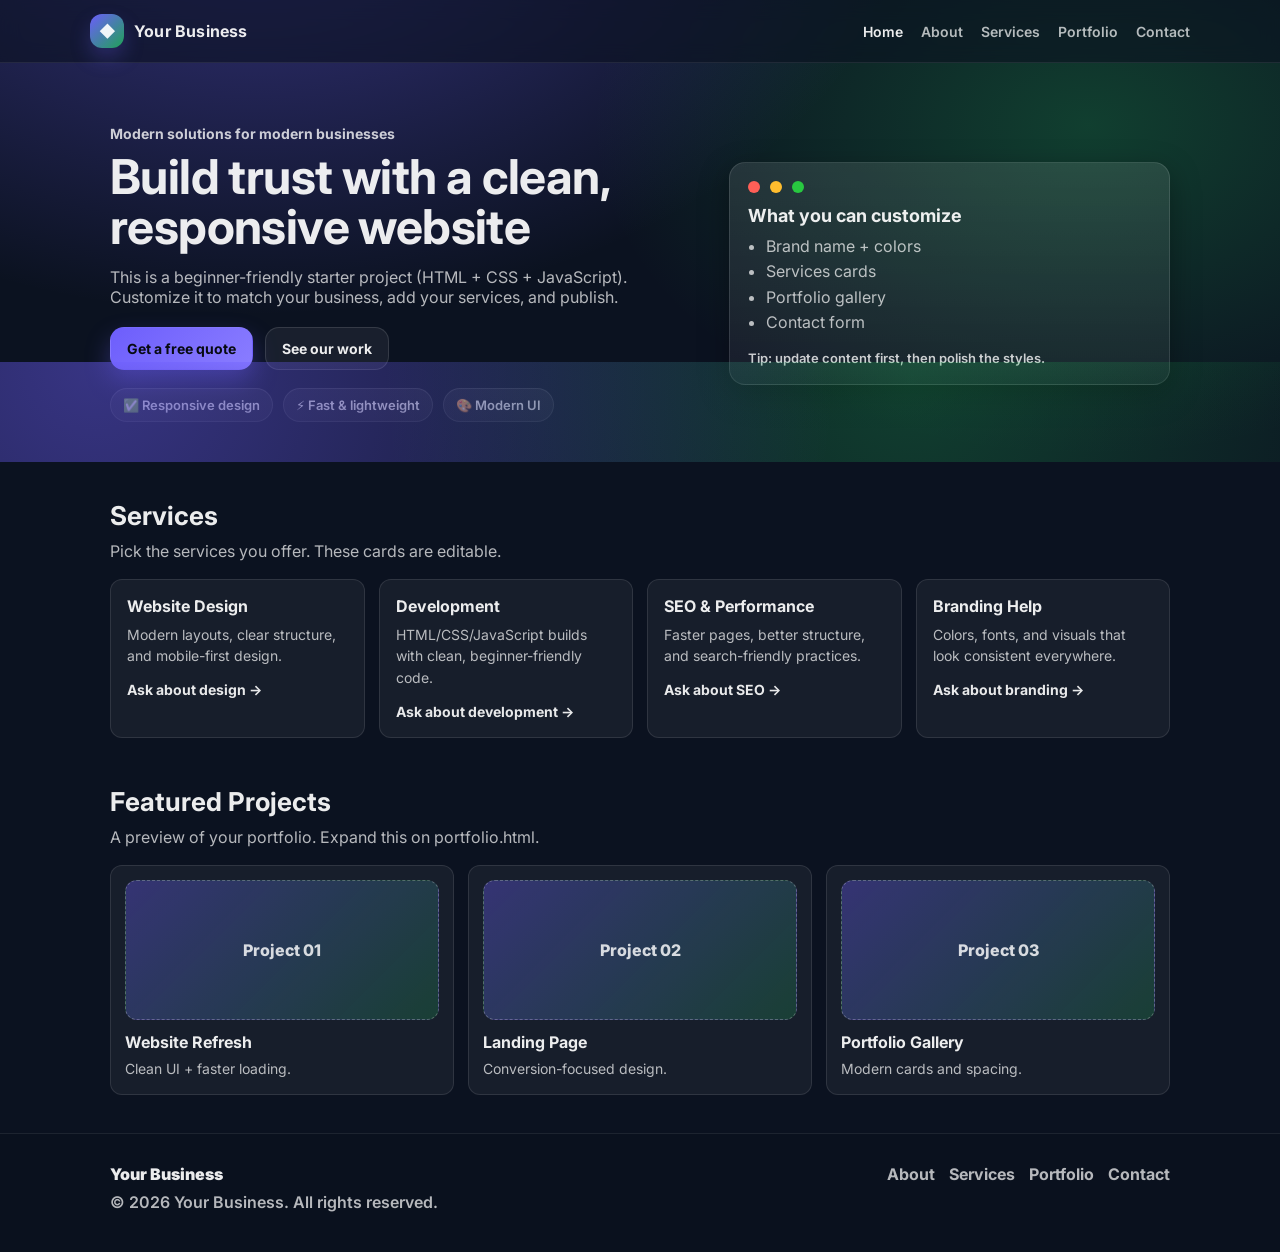
<file: index.html>
<!doctype html>
<html lang="en">
<head>
  <meta charset="utf-8" />
  <meta name="viewport" content="width=device-width, initial-scale=1" />
  <title>Your Business Name</title>
  <meta name="description" content="Modern, responsive business website starter." />

  <link rel="stylesheet" href="styles/styles.css" />
  <link rel="preconnect" href="https://fonts.googleapis.com" />
  <link rel="preconnect" href="https://fonts.gstatic.com" crossorigin />
  <link href="https://fonts.googleapis.com/css2?family=Inter:wght@400;600;700&display=swap" rel="stylesheet" />
</head>
<body>
  <a class="skip-link" href="#main">Skip to content</a>

  <header class="site-header" id="top">
    <div class="container header-inner">
      <a class="brand" href="index.html" aria-label="Go to home">
        <span class="brand-mark" aria-hidden="true">◆</span>
        <span class="brand-name">Your Business</span>
      </a>

      <button class="nav-toggle" type="button" aria-label="Open menu" aria-controls="primary-navigation" aria-expanded="false">
        <span class="nav-toggle-lines" aria-hidden="true"></span>
      </button>

      <nav class="primary-navigation" id="primary-navigation" aria-label="Primary navigation">
        <a href="index.html" class="nav-link" aria-current="page">Home</a>
        <a href="about.html" class="nav-link">About</a>
        <a href="#services" class="nav-link">Services</a>
        <a href="portfolio.html" class="nav-link">Portfolio</a>
        <a href="contact.html" class="nav-link">Contact</a>
      </nav>
    </div>
  </header>

  <main id="main">
    <!-- HERO -->
    <section class="hero" aria-label="Intro">
      <div class="container hero-grid">
        <div class="hero-content">
          <p class="eyebrow">Modern solutions for modern businesses</p>
          <h1 class="hero-title">Build trust with a clean, responsive website</h1>
          <p class="hero-subtitle">
            This is a beginner-friendly starter project (HTML + CSS + JavaScript). Customize it to match your
            business, add your services, and publish.
          </p>

          <div class="hero-actions">
            <a class="btn btn-primary" href="contact.html">Get a free quote</a>
            <a class="btn btn-secondary" href="portfolio.html">See our work</a>
          </div>

          <div class="hero-badges" role="list" aria-label="Highlights">
            <div class="badge" role="listitem">✅ Responsive design</div>
            <div class="badge" role="listitem">⚡ Fast & lightweight</div>
            <div class="badge" role="listitem">🎨 Modern UI</div>
          </div>
        </div>

        <div class="hero-card" aria-hidden="true">
          <div class="hero-card-inner">
            <div class="hero-card-top">
              <div class="dot dot-red"></div>
              <div class="dot dot-yellow"></div>
              <div class="dot dot-green"></div>
            </div>
            <h2 class="hero-card-title">What you can customize</h2>
            <ul class="hero-card-list">
              <li>Brand name + colors</li>
              <li>Services cards</li>
              <li>Portfolio gallery</li>
              <li>Contact form</li>
            </ul>
            <p class="hero-card-note">Tip: update content first, then polish the styles.</p>
          </div>
        </div>
      </div>

      <div class="hero-wave" aria-hidden="true"></div>
    </section>

    <!-- SERVICES -->
    <section class="section" id="services" aria-label="Services">
      <div class="container">
        <div class="section-header">
          <h2 class="section-title">Services</h2>
          <p class="section-subtitle">Pick the services you offer. These cards are editable.</p>
        </div>

        <div class="cards-grid">
          <article class="card">
            <h3 class="card-title">Website Design</h3>
            <p class="card-text">Modern layouts, clear structure, and mobile-first design.</p>
            <a class="card-link" href="contact.html">Ask about design →</a>
          </article>

          <article class="card">
            <h3 class="card-title">Development</h3>
            <p class="card-text">HTML/CSS/JavaScript builds with clean, beginner-friendly code.</p>
            <a class="card-link" href="contact.html">Ask about development →</a>
          </article>

          <article class="card">
            <h3 class="card-title">SEO & Performance</h3>
            <p class="card-text">Faster pages, better structure, and search-friendly practices.</p>
            <a class="card-link" href="contact.html">Ask about SEO →</a>
          </article>

          <article class="card">
            <h3 class="card-title">Branding Help</h3>
            <p class="card-text">Colors, fonts, and visuals that look consistent everywhere.</p>
            <a class="card-link" href="contact.html">Ask about branding →</a>
          </article>
        </div>
      </div>
    </section>

    <!-- PORTFOLIO PREVIEW -->
    <section class="section section-alt" aria-label="Portfolio preview">
      <div class="container">
        <div class="section-header">
          <h2 class="section-title">Featured Projects</h2>
          <p class="section-subtitle">A preview of your portfolio. Expand this on portfolio.html.</p>
        </div>

        <div class="portfolio-grid">
          <a class="portfolio-item" href="portfolio.html">
            <div class="portfolio-thumb" aria-hidden="true">Project 01</div>
            <h3 class="portfolio-title">Website Refresh</h3>
            <p class="portfolio-text">Clean UI + faster loading.</p>
          </a>

          <a class="portfolio-item" href="portfolio.html">
            <div class="portfolio-thumb" aria-hidden="true">Project 02</div>
            <h3 class="portfolio-title">Landing Page</h3>
            <p class="portfolio-text">Conversion-focused design.</p>
          </a>

          <a class="portfolio-item" href="portfolio.html">
            <div class="portfolio-thumb" aria-hidden="true">Project 03</div>
            <h3 class="portfolio-title">Portfolio Gallery</h3>
            <p class="portfolio-text">Modern cards and spacing.</p>
          </a>
        </div>
      </div>
    </section>
  </main>

  <footer class="site-footer">
    <div class="container footer-inner">
      <div>
        <p class="footer-brand">Your Business</p>
        <p class="footer-copy">© <span id="year"></span> Your Business. All rights reserved.</p>
      </div>

      <div class="footer-links" aria-label="Footer links">
        <a href="about.html">About</a>
        <a href="#services">Services</a>
        <a href="portfolio.html">Portfolio</a>
        <a href="contact.html">Contact</a>
      </div>
    </div>
  </footer>

  <script src="scripts/main.js" defer></script>
</body>
</html>
</file>
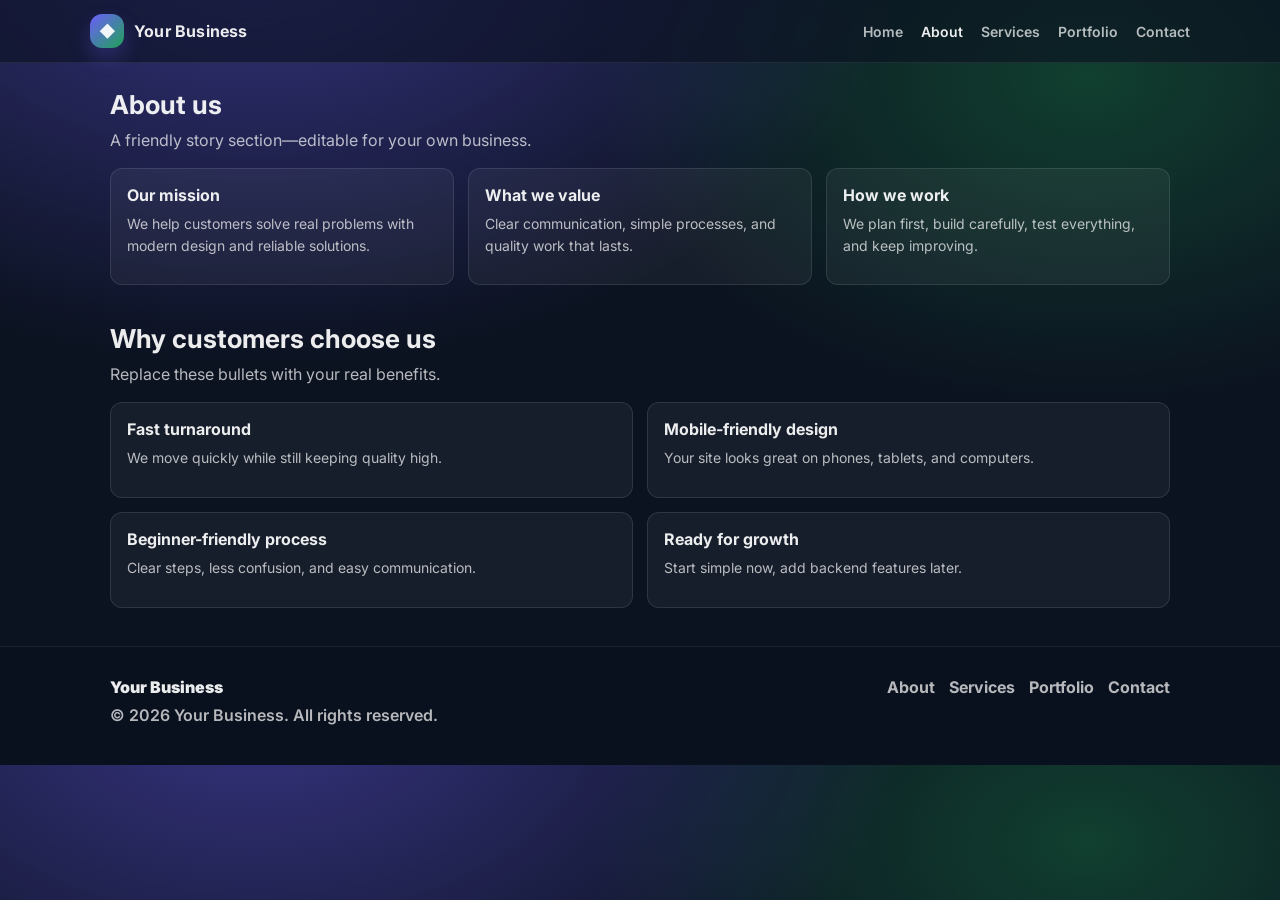
<file: about.html>
<!doctype html>
<html lang="en">
<head>
  <meta charset="utf-8" />
  <meta name="viewport" content="width=device-width, initial-scale=1" />
  <title>About — Your Business</title>
  <meta name="description" content="Learn more about Your Business." />

  <link rel="stylesheet" href="styles/styles.css" />
  <link rel="preconnect" href="https://fonts.googleapis.com" />
  <link rel="preconnect" href="https://fonts.gstatic.com" crossorigin />
  <link href="https://fonts.googleapis.com/css2?family=Inter:wght@400;600;700&display=swap" rel="stylesheet" />
</head>
<body>
  <a class="skip-link" href="#main">Skip to content</a>

  <header class="site-header" id="top">
    <div class="container header-inner">
      <a class="brand" href="index.html" aria-label="Go to home">
        <span class="brand-mark" aria-hidden="true">◆</span>
        <span class="brand-name">Your Business</span>
      </a>

      <button class="nav-toggle" type="button" aria-label="Open menu" aria-controls="primary-navigation" aria-expanded="false">
        <span class="nav-toggle-lines" aria-hidden="true"></span>
      </button>

      <nav class="primary-navigation" id="primary-navigation" aria-label="Primary navigation">
        <a href="index.html" class="nav-link">Home</a>
        <a href="about.html" class="nav-link" aria-current="page">About</a>
        <a href="index.html#services" class="nav-link">Services</a>
        <a href="portfolio.html" class="nav-link">Portfolio</a>
        <a href="contact.html" class="nav-link">Contact</a>
      </nav>
    </div>
  </header>

  <main id="main" class="section" style="padding-top: 26px;">
    <div class="container">
      <div class="section-header">
        <h2 class="section-title">About us</h2>
        <p class="section-subtitle">A friendly story section—editable for your own business.</p>
      </div>

      <div class="cards-grid" style="grid-template-columns: repeat(3, 1fr);">
        <article class="card">
          <h3 class="card-title">Our mission</h3>
          <p class="card-text">We help customers solve real problems with modern design and reliable solutions.</p>
        </article>

        <article class="card">
          <h3 class="card-title">What we value</h3>
          <p class="card-text">Clear communication, simple processes, and quality work that lasts.</p>
        </article>

        <article class="card">
          <h3 class="card-title">How we work</h3>
          <p class="card-text">We plan first, build carefully, test everything, and keep improving.</p>
        </article>
      </div>

      <section class="section" style="padding-bottom: 0;">
        <div class="section-header">
          <h2 class="section-title">Why customers choose us</h2>
          <p class="section-subtitle">Replace these bullets with your real benefits.</p>
        </div>

        <div class="cards-grid" style="grid-template-columns: repeat(2, 1fr);">
          <article class="card">
            <h3 class="card-title">Fast turnaround</h3>
            <p class="card-text">We move quickly while still keeping quality high.</p>
          </article>
          <article class="card">
            <h3 class="card-title">Mobile-friendly design</h3>
            <p class="card-text">Your site looks great on phones, tablets, and computers.</p>
          </article>
          <article class="card">
            <h3 class="card-title">Beginner-friendly process</h3>
            <p class="card-text">Clear steps, less confusion, and easy communication.</p>
          </article>
          <article class="card">
            <h3 class="card-title">Ready for growth</h3>
            <p class="card-text">Start simple now, add backend features later.</p>
          </article>
        </div>
      </section>
    </div>
  </main>

  <footer class="site-footer">
    <div class="container footer-inner">
      <div>
        <p class="footer-brand">Your Business</p>
        <p class="footer-copy">© <span id="year"></span> Your Business. All rights reserved.</p>
      </div>

      <div class="footer-links" aria-label="Footer links">
        <a href="about.html">About</a>
        <a href="index.html#services">Services</a>
        <a href="portfolio.html">Portfolio</a>
        <a href="contact.html">Contact</a>
      </div>
    </div>
  </footer>

  <script src="scripts/main.js" defer></script>
</body>
</html>
</file>
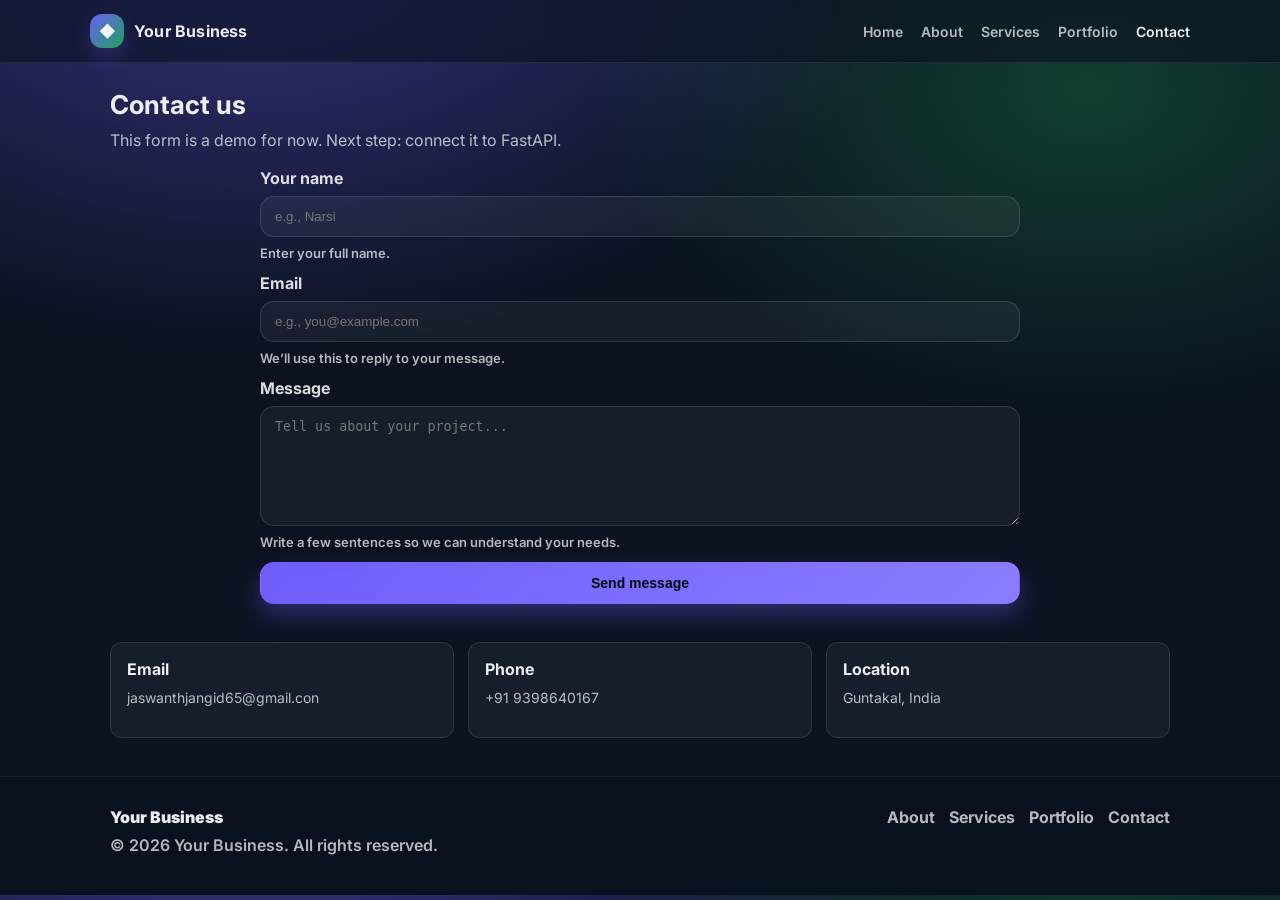
<file: contact.html>
<!doctype html>
<html lang="en">
<head>
  <meta charset="utf-8" />
  <meta name="viewport" content="width=device-width, initial-scale=1" />
  <title>Contact — Your Business</title>
  <meta name="description" content="Contact Your Business using the form." />

  <link rel="stylesheet" href="styles/styles.css" />
  <link rel="preconnect" href="https://fonts.googleapis.com" />
  <link rel="preconnect" href="https://fonts.gstatic.com" crossorigin />
  <link href="https://fonts.googleapis.com/css2?family=Inter:wght@400;600;700&display=swap" rel="stylesheet" />
</head>
<body>
  <a class="skip-link" href="#main">Skip to content</a>

  <header class="site-header" id="top">
    <div class="container header-inner">
      <a class="brand" href="index.html" aria-label="Go to home">
        <span class="brand-mark" aria-hidden="true">◆</span>
        <span class="brand-name">Your Business</span>
      </a>

      <button class="nav-toggle" type="button" aria-label="Open menu" aria-controls="primary-navigation" aria-expanded="false">
        <span class="nav-toggle-lines" aria-hidden="true"></span>
      </button>

      <nav class="primary-navigation" id="primary-navigation" aria-label="Primary navigation">
        <a href="index.html" class="nav-link">Home</a>
        <a href="about.html" class="nav-link">About</a>
        <a href="index.html#services" class="nav-link">Services</a>
        <a href="portfolio.html" class="nav-link">Portfolio</a>
        <a href="contact.html" class="nav-link" aria-current="page">Contact</a>
      </nav>
    </div>
  </header>

  <main id="main" class="section" style="padding-top: 26px;">
    <div class="container">
      <div class="section-header">
        <h2 class="section-title">Contact us</h2>
        <p class="section-subtitle">This form is a demo for now. Next step: connect it to FastAPI.</p>
      </div>

      <form class="form" id="contact-form">
        <div class="form-status" id="form-status" role="status" aria-live="polite"></div>

        <div class="field">
          <label for="name">Your name</label>
          <input id="name" name="name" type="text" placeholder="e.g., Narsi" autocomplete="name" required />
          <div class="form-help">Enter your full name.</div>
        </div>

        <div class="field">
          <label for="email">Email</label>
          <input id="email" name="email" type="email" placeholder="e.g., you@example.com" autocomplete="email" required />
          <div class="form-help">We’ll use this to reply to your message.</div>
        </div>

        <div class="field">
          <label for="message">Message</label>
          <textarea id="message" name="message" placeholder="Tell us about your project..." required></textarea>
          <div class="form-help">Write a few sentences so we can understand your needs.</div>
        </div>

        <button class="btn btn-primary" type="submit">Send message</button>
      </form>

      <section class="section" style="padding-bottom: 0;">
        <div class="cards-grid" style="grid-template-columns: repeat(3, 1fr);">
          <article class="card">
            <h3 class="card-title">Email</h3>
            <p class="card-text">jaswanthjangid65@gmail.con</p>
          </article>
          <article class="card">
            <h3 class="card-title">Phone</h3>
            <p class="card-text">+91 9398640167</p>
          </article>
          <article class="card">
            <h3 class="card-title">Location</h3>
            <p class="card-text">Guntakal, India</p>
          </article>
        </div>
      </section>
    </div>
  </main>

  <footer class="site-footer">
    <div class="container footer-inner">
      <div>
        <p class="footer-brand">Your Business</p>
        <p class="footer-copy">© <span id="year"></span> Your Business. All rights reserved.</p>
      </div>

      <div class="footer-links" aria-label="Footer links">
        <a href="about.html">About</a>
        <a href="index.html#services">Services</a>
        <a href="portfolio.html">Portfolio</a>
        <a href="contact.html">Contact</a>
      </div>
    </div>
  </footer>

  <script src="scripts/main.js" defer></script>
</body>
</html>
</file>
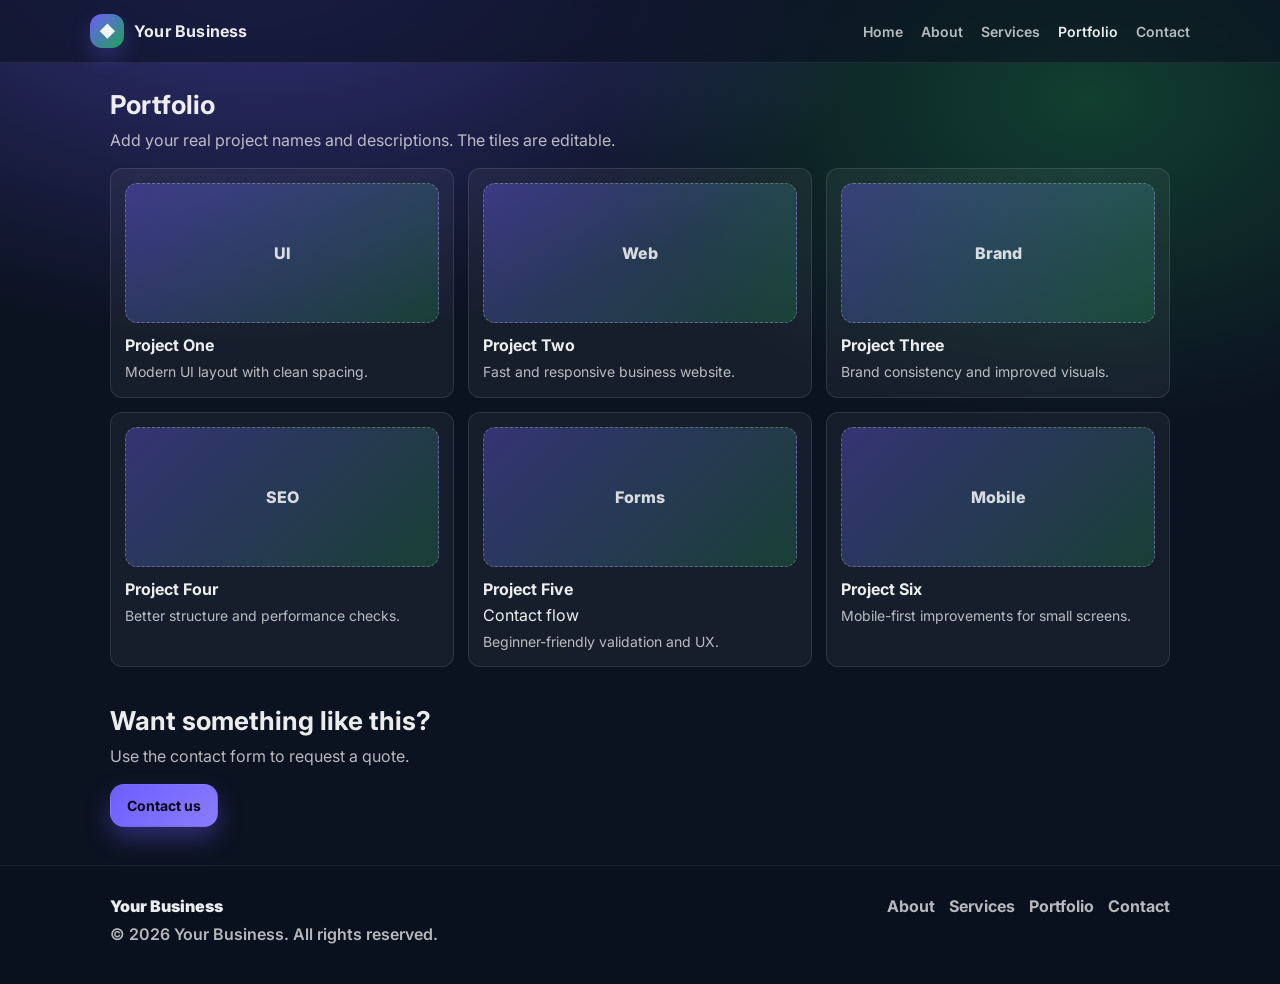
<file: portfolio.html>
<!doctype html>
<html lang="en">
<head>
  <meta charset="utf-8" />
  <meta name="viewport" content="width=device-width, initial-scale=1" />
  <title>Portfolio — Your Business</title>
  <meta name="description" content="View our projects and gallery." />

  <link rel="stylesheet" href="styles/styles.css" />
  <link rel="preconnect" href="https://fonts.googleapis.com" />
  <link rel="preconnect" href="https://fonts.gstatic.com" crossorigin />
  <link href="https://fonts.googleapis.com/css2?family=Inter:wght@400;600;700&display=swap" rel="stylesheet" />
</head>
<body>
  <a class="skip-link" href="#main">Skip to content</a>

  <header class="site-header" id="top">
    <div class="container header-inner">
      <a class="brand" href="index.html" aria-label="Go to home">
        <span class="brand-mark" aria-hidden="true">◆</span>
        <span class="brand-name">Your Business</span>
      </a>

      <button class="nav-toggle" type="button" aria-label="Open menu" aria-controls="primary-navigation" aria-expanded="false">
        <span class="nav-toggle-lines" aria-hidden="true"></span>
      </button>

      <nav class="primary-navigation" id="primary-navigation" aria-label="Primary navigation">
        <a href="index.html" class="nav-link">Home</a>
        <a href="about.html" class="nav-link">About</a>
        <a href="index.html#services" class="nav-link">Services</a>
        <a href="portfolio.html" class="nav-link" aria-current="page">Portfolio</a>
        <a href="contact.html" class="nav-link">Contact</a>
      </nav>
    </div>
  </header>

  <main id="main" class="section" style="padding-top: 26px;">
    <div class="container">
      <div class="section-header">
        <h2 class="section-title">Portfolio</h2>
        <p class="section-subtitle">Add your real project names and descriptions. The tiles are editable.</p>
      </div>

      <div class="portfolio-grid">
        <a class="portfolio-item" href="#" onclick="return false;">
          <div class="portfolio-thumb" aria-hidden="true">UI</div>
          <h3 class="portfolio-title">Project One</h3>
          <p class="portfolio-text">Modern UI layout with clean spacing.</p>
        </a>

        <a class="portfolio-item" href="#" onclick="return false;">
          <div class="portfolio-thumb" aria-hidden="true">Web</div>
          <h3 class="portfolio-title">Project Two</h3>
          <p class="portfolio-text">Fast and responsive business website.</p>
        </a>

        <a class="portfolio-item" href="#" onclick="return false;">
          <div class="portfolio-thumb" aria-hidden="true">Brand</div>
          <h3 class="portfolio-title">Project Three</h3>
          <p class="portfolio-text">Brand consistency and improved visuals.</p>
        </a>

        <a class="portfolio-item" href="#" onclick="return false;">
          <div class="portfolio-thumb" aria-hidden="true">SEO</div>
          <h3 class="portfolio-title">Project Four</h3>
          <p class="portfolio-text">Better structure and performance checks.</p>
        </a>

        <a class="portfolio-item" href="#" onclick="return false;">
          <div class="portfolio-thumb" aria-hidden="true">Forms</div>
          <h3 class="portfolio-title">Project Five</h3>
          <p class="portfolio-title" style="margin-top:0;">Contact flow</h3>
          <p class="portfolio-text">Beginner-friendly validation and UX.</p>
        </a>

        <a class="portfolio-item" href="#" onclick="return false;">
          <div class="portfolio-thumb" aria-hidden="true">Mobile</div>
          <h3 class="portfolio-title">Project Six</h3>
          <p class="portfolio-text">Mobile-first improvements for small screens.</p>
        </a>
      </div>

      <section class="section" style="padding-bottom: 0;">
        <div class="section-header">
          <h2 class="section-title">Want something like this?</h2>
          <p class="section-subtitle">Use the contact form to request a quote.</p>
        </div>
        <a class="btn btn-primary" href="contact.html">Contact us</a>
      </section>
    </div>
  </main>

  <footer class="site-footer">
    <div class="container footer-inner">
      <div>
        <p class="footer-brand">Your Business</p>
        <p class="footer-copy">© <span id="year"></span> Your Business. All rights reserved.</p>
      </div>

      <div class="footer-links" aria-label="Footer links">
        <a href="about.html">About</a>
        <a href="index.html#services">Services</a>
        <a href="portfolio.html">Portfolio</a>
        <a href="contact.html">Contact</a>
      </div>
    </div>
  </footer>

  <script src="scripts/main.js" defer></script>
</body>
</html>
</file>
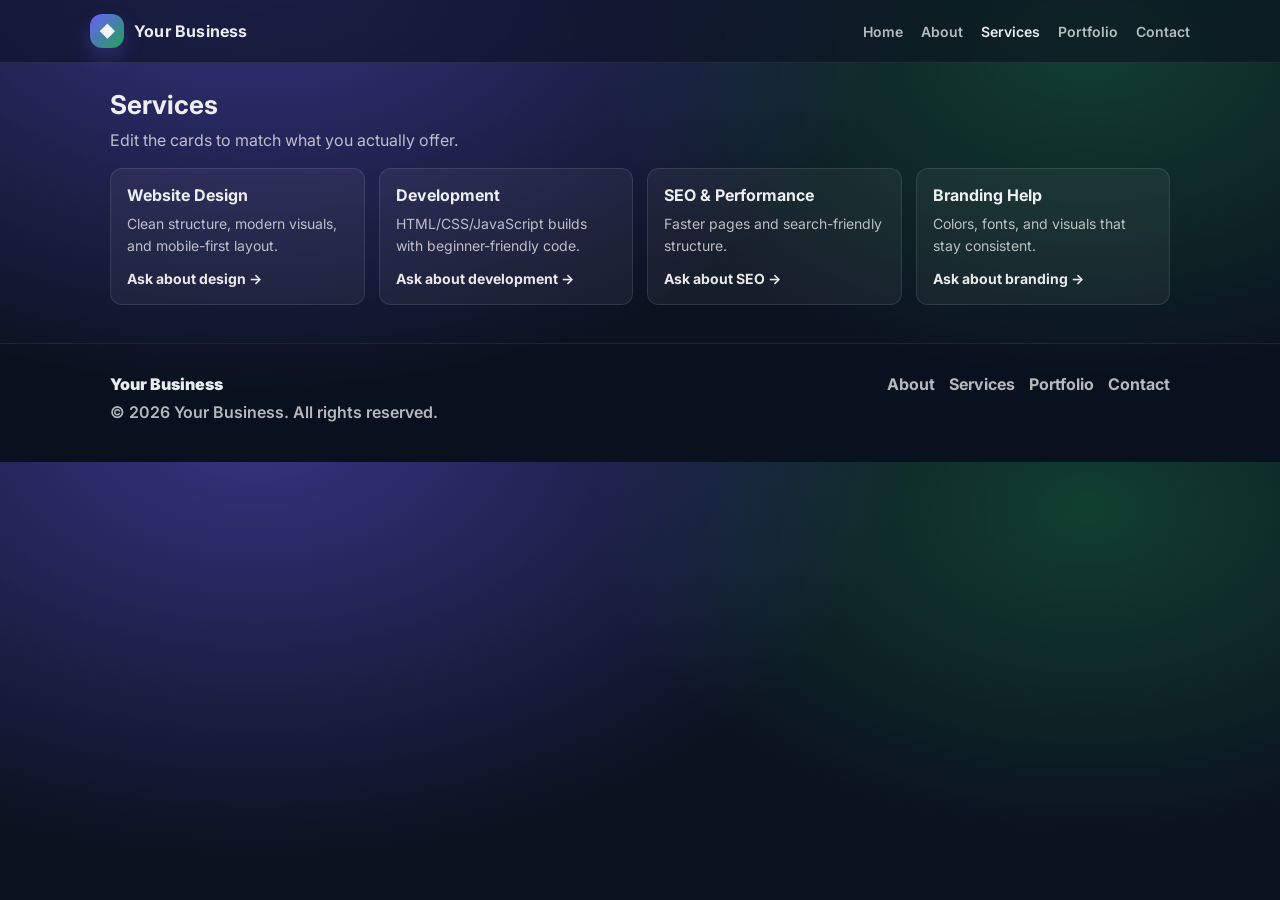
<file: services.html>
<!doctype html>
<html lang="en">
<head>
  <meta charset="utf-8" />
  <meta name="viewport" content="width=device-width, initial-scale=1" />
  <title>Services — Your Business</title>
  <meta name="description" content="Our services." />

  <link rel="stylesheet" href="styles/styles.css" />
  <link rel="preconnect" href="https://fonts.googleapis.com" />
  <link rel="preconnect" href="https://fonts.gstatic.com" crossorigin />
  <link href="https://fonts.googleapis.com/css2?family=Inter:wght@400;600;700&display=swap" rel="stylesheet" />
</head>
<body>
  <a class="skip-link" href="#main">Skip to content</a>

  <header class="site-header" id="top">
    <div class="container header-inner">
      <a class="brand" href="index.html" aria-label="Go to home">
        <span class="brand-mark" aria-hidden="true">◆</span>
        <span class="brand-name">Your Business</span>
      </a>

      <button class="nav-toggle" type="button" aria-label="Open menu" aria-controls="primary-navigation" aria-expanded="false">
        <span class="nav-toggle-lines" aria-hidden="true"></span>
      </button>

      <nav class="primary-navigation" id="primary-navigation" aria-label="Primary navigation">
        <a href="index.html" class="nav-link">Home</a>
        <a href="about.html" class="nav-link">About</a>
        <a href="services.html" class="nav-link" aria-current="page">Services</a>
        <a href="portfolio.html" class="nav-link">Portfolio</a>
        <a href="contact.html" class="nav-link">Contact</a>
      </nav>
    </div>
  </header>

  <main id="main" class="section" style="padding-top: 26px;">
    <div class="container">
      <div class="section-header">
        <h2 class="section-title">Services</h2>
        <p class="section-subtitle">Edit the cards to match what you actually offer.</p>
      </div>

      <div class="cards-grid">
        <article class="card">
          <h3 class="card-title">Website Design</h3>
          <p class="card-text">Clean structure, modern visuals, and mobile-first layout.</p>
          <a class="card-link" href="contact.html">Ask about design →</a>
        </article>

        <article class="card">
          <h3 class="card-title">Development</h3>
          <p class="card-text">HTML/CSS/JavaScript builds with beginner-friendly code.</p>
          <a class="card-link" href="contact.html">Ask about development →</a>
        </article>

        <article class="card">
          <h3 class="card-title">SEO & Performance</h3>
          <p class="card-text">Faster pages and search-friendly structure.</p>
          <a class="card-link" href="contact.html">Ask about SEO →</a>
        </article>

        <article class="card">
          <h3 class="card-title">Branding Help</h3>
          <p class="card-text">Colors, fonts, and visuals that stay consistent.</p>
          <a class="card-link" href="contact.html">Ask about branding →</a>
        </article>
      </div>
    </div>
  </main>

  <footer class="site-footer">
    <div class="container footer-inner">
      <div>
        <p class="footer-brand">Your Business</p>
        <p class="footer-copy">© <span id="year"></span> Your Business. All rights reserved.</p>
      </div>

      <div class="footer-links" aria-label="Footer links">
        <a href="about.html">About</a>
        <a href="services.html">Services</a>
        <a href="portfolio.html">Portfolio</a>
        <a href="contact.html">Contact</a>
      </div>
    </div>
  </footer>

  <script src="scripts/main.js" defer></script>
</body>
</html>
</file>
<file: styles/styles.css>
:root {
  --bg: #0b1220;
  --surface: rgba(255, 255, 255, 0.06);
  --surface-2: rgba(255, 255, 255, 0.1);
  --text: rgba(255, 255, 255, 0.92);
  --muted: rgba(255, 255, 255, 0.7);
  --primary: #6d5efc;
  --primary-2: #8a7dff;
  --accent: #22c55e;
  --border: rgba(255, 255, 255, 0.14);
  --shadow: 0 10px 30px rgba(0, 0, 0, 0.35);

  --radius: 16px;
  --radius-sm: 12px;

  --container: 1100px;
  --pad-x: 20px;

  --font: Inter, system-ui, -apple-system, Segoe UI, Roboto, Arial, sans-serif;
}

* {
  box-sizing: border-box;
}

html {
  scroll-behavior: smooth;
}

body {
  margin: 0;
  font-family: var(--font);
  background: radial-gradient(1200px 800px at 20% -10%, rgba(109, 94, 252, 0.45), transparent 55%),
    radial-gradient(900px 600px at 85% 10%, rgba(34, 197, 94, 0.25), transparent 55%),
    var(--bg);
  color: var(--text);
}

img {
  max-width: 100%;
}

.container {
  max-width: var(--container);
  margin: 0 auto;
  padding: 0 var(--pad-x);
}

.skip-link {
  position: absolute;
  left: -999px;
  top: 12px;
  background: #fff;
  color: #000;
  padding: 10px 12px;
  border-radius: 10px;
  z-index: 9999;
}

.skip-link:focus {
  left: 12px;
}

/* Header / Nav */
.site-header {
  position: sticky;
  top: 0;
  z-index: 50;
  backdrop-filter: blur(10px);
  background: rgba(11, 18, 32, 0.6);
  border-bottom: 1px solid rgba(255, 255, 255, 0.08);
}

.header-inner {
  display: flex;
  align-items: center;
  justify-content: space-between;
  gap: 16px;
  padding: 14px 0;
}

.brand {
  display: inline-flex;
  align-items: center;
  gap: 10px;
  text-decoration: none;
  color: var(--text);
}

.brand-mark {
  width: 34px;
  height: 34px;
  display: grid;
  place-items: center;
  background: linear-gradient(135deg, rgba(109, 94, 252, 1), rgba(34, 197, 94, 0.8));
  border-radius: 12px;
  box-shadow: 0 10px 20px rgba(109, 94, 252, 0.25);
}

.brand-name {
  font-weight: 700;
  letter-spacing: 0.2px;
}

.primary-navigation {
  display: flex;
  align-items: center;
  gap: 18px;
}

.nav-link {
  color: var(--muted);
  text-decoration: none;
  font-weight: 600;
  font-size: 14px;
}

.nav-link[aria-current="page"],
.nav-link:hover {
  color: var(--text);
}

.nav-toggle {
  display: none;
  width: 44px;
  height: 44px;
  border-radius: 14px;
  border: 1px solid rgba(255, 255, 255, 0.12);
  background: rgba(255, 255, 255, 0.06);
  cursor: pointer;
}

.nav-toggle-lines {
  width: 18px;
  height: 12px;
  display: block;
  margin: 0 auto;
  position: relative;
}

.nav-toggle-lines::before,
.nav-toggle-lines::after {
  content: "";
  position: absolute;
  left: 0;
  right: 0;
  height: 2px;
  background: rgba(255, 255, 255, 0.9);
  border-radius: 10px;
}

.nav-toggle-lines::before {
  top: 0;
}

.nav-toggle-lines::after {
  bottom: 0;
}

.nav-toggle-lines {
  background: rgba(255, 255, 255, 0.9);
  height: 2px;
  top: 50%;
  transform: translateY(2px);
  border-radius: 10px;
}

/* Hero */
.hero {
  padding: 54px 0 32px;
  position: relative;
  overflow: hidden;
}

.hero-grid {
  display: grid;
  grid-template-columns: 1.15fr 0.85fr;
  gap: 22px;
  align-items: center;
}

.hero-content {
  padding: 8px 0;
}

.eyebrow {
  margin: 0 0 10px;
  color: rgba(255, 255, 255, 0.78);
  font-weight: 700;
  font-size: 14px;
}

.hero-title {
  margin: 0;
  font-size: clamp(30px, 4vw, 48px);
  line-height: 1.05;
  letter-spacing: -0.6px;
}

.hero-subtitle {
  margin: 14px 0 20px;
  color: var(--muted);
  max-width: 60ch;
}

.hero-actions {
  display: flex;
  gap: 12px;
  flex-wrap: wrap;
  align-items: center;
}

.btn {
  display: inline-flex;
  align-items: center;
  justify-content: center;
  padding: 12px 16px;
  border-radius: 14px;
  text-decoration: none;
  font-weight: 700;
  font-size: 14px;
  border: 1px solid transparent;
}

.btn-primary {
  background: linear-gradient(135deg, var(--primary), var(--primary-2));
  color: #070a12;
  box-shadow: 0 12px 25px rgba(109, 94, 252, 0.35);
}

.btn-secondary {
  background: rgba(255, 255, 255, 0.06);
  color: var(--text);
  border-color: rgba(255, 255, 255, 0.12);
}

.hero-badges {
  display: flex;
  gap: 10px;
  margin-top: 18px;
  flex-wrap: wrap;
}

.badge {
  padding: 8px 12px;
  border-radius: 999px;
  background: rgba(255, 255, 255, 0.06);
  border: 1px solid rgba(255, 255, 255, 0.1);
  color: rgba(255, 255, 255, 0.86);
  font-weight: 600;
  font-size: 13px;
}

.hero-card {
  border-radius: var(--radius);
  background: linear-gradient(180deg, rgba(255, 255, 255, 0.1), rgba(255, 255, 255, 0.05));
  border: 1px solid rgba(255, 255, 255, 0.12);
  box-shadow: var(--shadow);
}

.hero-card-inner {
  padding: 18px;
}

.hero-card-top {
  display: flex;
  gap: 10px;
  margin-bottom: 12px;
}

.dot {
  width: 12px;
  height: 12px;
  border-radius: 999px;
}

.dot-red {
  background: #ff5f57;
}

.dot-yellow {
  background: #ffbd2e;
}

.dot-green {
  background: #28c840;
}

.hero-card-title {
  margin: 0 0 8px;
  font-size: 18px;
}

.hero-card-list {
  margin: 0;
  padding-left: 18px;
  color: var(--muted);
  line-height: 1.6;
}

.hero-card-note {
  margin: 14px 0 0;
  color: rgba(255, 255, 255, 0.78);
  font-weight: 600;
  font-size: 13px;
}

.hero-wave {
  position: absolute;
  inset: auto -40px -40px -40px;
  height: 140px;
  background: radial-gradient(circle at 10% 0%, rgba(109, 94, 252, 0.45), transparent 60%),
    radial-gradient(circle at 70% 10%, rgba(34, 197, 94, 0.25), transparent 55%),
    linear-gradient(180deg, transparent, rgba(11, 18, 32, 0.95));
  pointer-events: none;
}

/* Sections */
.section {
  padding: 38px 0;
}

.section-alt {
  padding-top: 10px;
}

.section-header {
  display: grid;
  gap: 10px;
  margin-bottom: 18px;
}

.section-title {
  font-size: 26px;
  margin: 0;
}

.section-subtitle {
  margin: 0;
  color: var(--muted);
  max-width: 70ch;
}

.cards-grid {
  display: grid;
  grid-template-columns: repeat(4, 1fr);
  gap: 14px;
}

.card {
  padding: 16px;
  border-radius: var(--radius-sm);
  background: rgba(255, 255, 255, 0.05);
  border: 1px solid rgba(255, 255, 255, 0.1);
}

.card-title {
  margin: 0 0 8px;
  font-size: 16px;
}

.card-text {
  margin: 0 0 12px;
  color: var(--muted);
  line-height: 1.55;
  font-size: 14px;
}

.card-link {
  color: rgba(255, 255, 255, 0.9);
  font-weight: 700;
  text-decoration: none;
  font-size: 14px;
}

.card-link:hover {
  text-decoration: underline;
}

/* Portfolio */
.portfolio-grid {
  display: grid;
  grid-template-columns: repeat(3, 1fr);
  gap: 14px;
}

.portfolio-item {
  text-decoration: none;
  color: var(--text);
  padding: 14px;
  border-radius: var(--radius-sm);
  background: rgba(255, 255, 255, 0.05);
  border: 1px solid rgba(255, 255, 255, 0.1);
  transition: transform 160ms ease;
}

.portfolio-item:hover {
  transform: translateY(-3px);
}

.portfolio-thumb {
  border-radius: 12px;
  height: 140px;
  display: grid;
  place-items: center;
  background: linear-gradient(135deg, rgba(109, 94, 252, 0.35), rgba(34, 197, 94, 0.2));
  border: 1px dashed rgba(255, 255, 255, 0.25);
  color: rgba(255, 255, 255, 0.82);
  font-weight: 800;
}

.portfolio-title {
  margin: 12px 0 6px;
  font-size: 16px;
}

.portfolio-text {
  margin: 0;
  color: var(--muted);
  line-height: 1.55;
  font-size: 14px;
}

/* Footer */
.site-footer {
  padding: 30px 0 40px;
  border-top: 1px solid rgba(255, 255, 255, 0.08);
  background: rgba(0, 0, 0, 0.08);
}

.footer-inner {
  display: flex;
  justify-content: space-between;
  gap: 20px;
  align-items: flex-start;
}

.footer-brand {
  margin: 0 0 8px;
  font-weight: 900;
}

.footer-copy {
  margin: 0;
  color: var(--muted);
  font-weight: 600;
}

.footer-links {
  display: flex;
  flex-wrap: wrap;
  gap: 14px;
}

.footer-links a {
  color: var(--muted);
  text-decoration: none;
  font-weight: 700;
}

.footer-links a:hover {
  color: var(--text);
  text-decoration: underline;
}

/* Contact form */
.form {
  max-width: 760px;
  margin: 0 auto;
  display: grid;
  gap: 12px;
}

.field {
  display: grid;
  gap: 8px;
}

label {
  font-weight: 700;
  color: rgba(255, 255, 255, 0.85);
}

input,
textarea {
  width: 100%;
  padding: 12px 14px;
  border-radius: 14px;
  border: 1px solid rgba(255, 255, 255, 0.12);
  background: rgba(255, 255, 255, 0.05);
  color: var(--text);
  outline: none;
}

textarea {
  min-height: 120px;
  resize: vertical;
}

input:focus,
textarea:focus {
  border-color: rgba(109, 94, 252, 0.65);
  box-shadow: 0 0 0 4px rgba(109, 94, 252, 0.18);
}

.form-help {
  color: var(--muted);
  font-weight: 600;
  font-size: 13px;
}

.form-status {
  border-radius: 14px;
  padding: 12px 14px;
  border: 1px solid rgba(255, 255, 255, 0.12);
  background: rgba(255, 255, 255, 0.05);
  color: rgba(255, 255, 255, 0.85);
  font-weight: 700;
  display: none;
}

.form-status.show {
  display: block;
}

/* Responsive */
@media (max-width: 900px) {
  .cards-grid {
    grid-template-columns: repeat(2, 1fr);
  }
  .hero-grid {
    grid-template-columns: 1fr;
  }
}

@media (max-width: 640px) {
  .primary-navigation {
    display: none;
    position: absolute;
    top: 74px;
    left: 0;
    right: 0;
    margin: 0 auto;
    width: calc(100% - 40px);
    background: rgba(11, 18, 32, 0.95);
    border: 1px solid rgba(255, 255, 255, 0.1);
    border-radius: 18px;
    padding: 14px;
    flex-direction: column;
    gap: 10px;
  }

  .primary-navigation.open {
    display: flex;
  }

  .nav-toggle {
    display: inline-flex;
    align-items: center;
    justify-content: center;
  }

  .cards-grid {
    grid-template-columns: 1fr;
  }

  .portfolio-grid {
    grid-template-columns: 1fr;
  }

  .footer-inner {
    flex-direction: column;
  }
}
</file>
